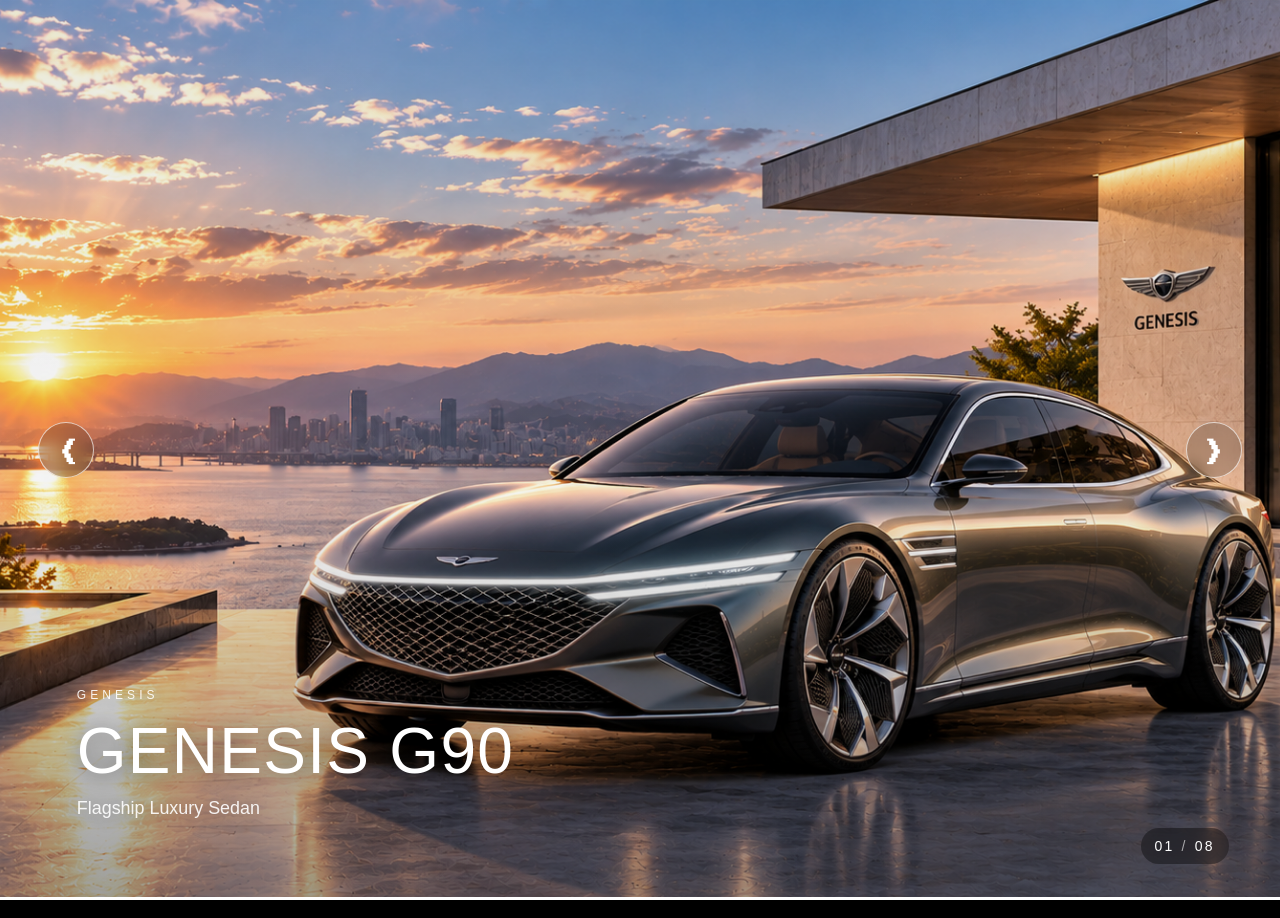
<file: index.html>
<!DOCTYPE html>
<html lang="ko">
<head>
  <meta charset="UTF-8">
  <meta name="viewport" content="width=device-width, initial-scale=1.0, viewport-fit=cover">
  <meta name="author" content="Moon Seon Jong">
  <meta name="description" content="제네시스 풀스크린 자동재생 이미지 캐러셀 프로젝트">
  <title>GENESIS | 제네시스 | 문선종 | 클론</title>
  <link rel="stylesheet" href="./css/reset.css">
  <link rel="stylesheet" href="./css/style.css">
</head>
<body>
  <main class="carousel" id="carousel" aria-label="제네시스 메인 슬라이드">
    <div class="track" id="track"></div>

    <button class="nav prev" id="prevBtn" aria-label="이전 슬라이드">&#10094;</button>
    <button class="nav next" id="nextBtn" aria-label="다음 슬라이드">&#10095;</button>

    <div class="status" aria-live="polite">
      <span id="current">01</span><span class="divider">/</span><span>08</span>
    </div>
    <div class="progress"><span id="progressBar"></span></div>
  </main>

  <script src="./js/script.js"></script>
</body>
</html>`
</file>
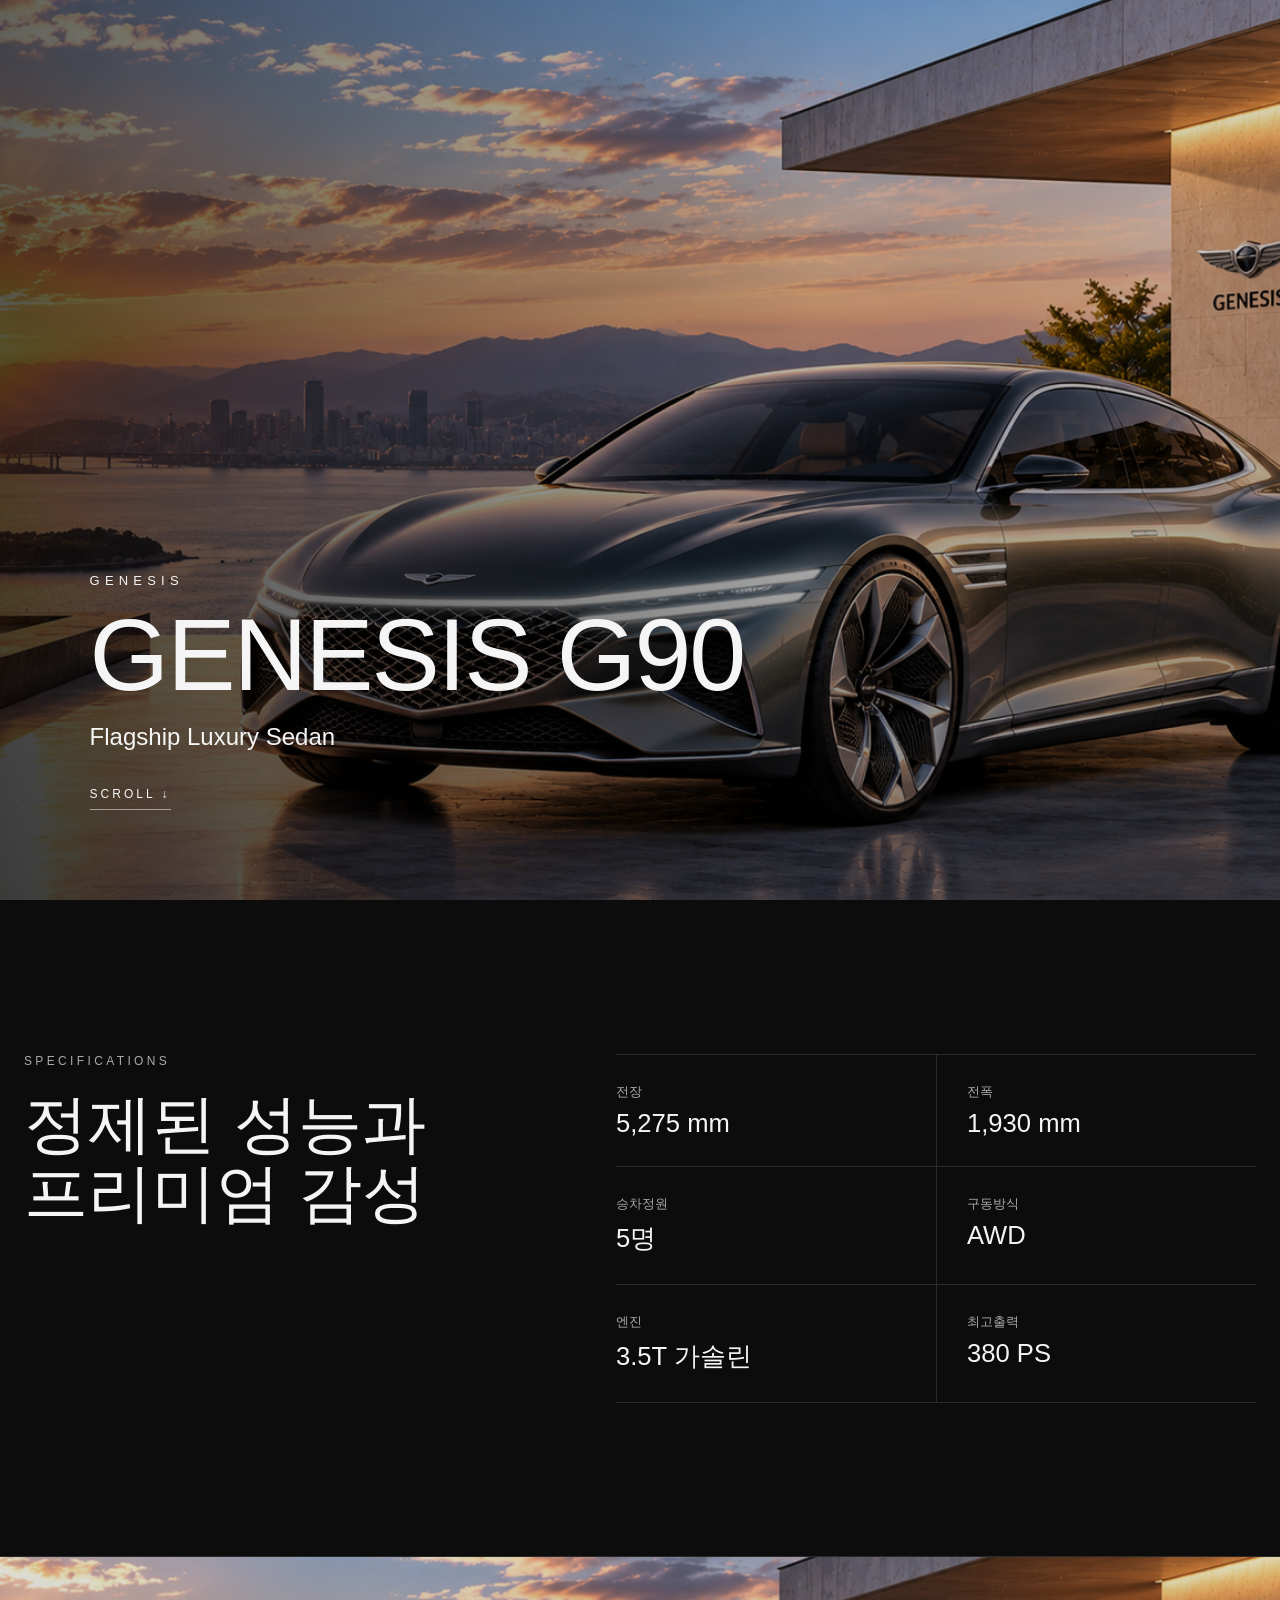
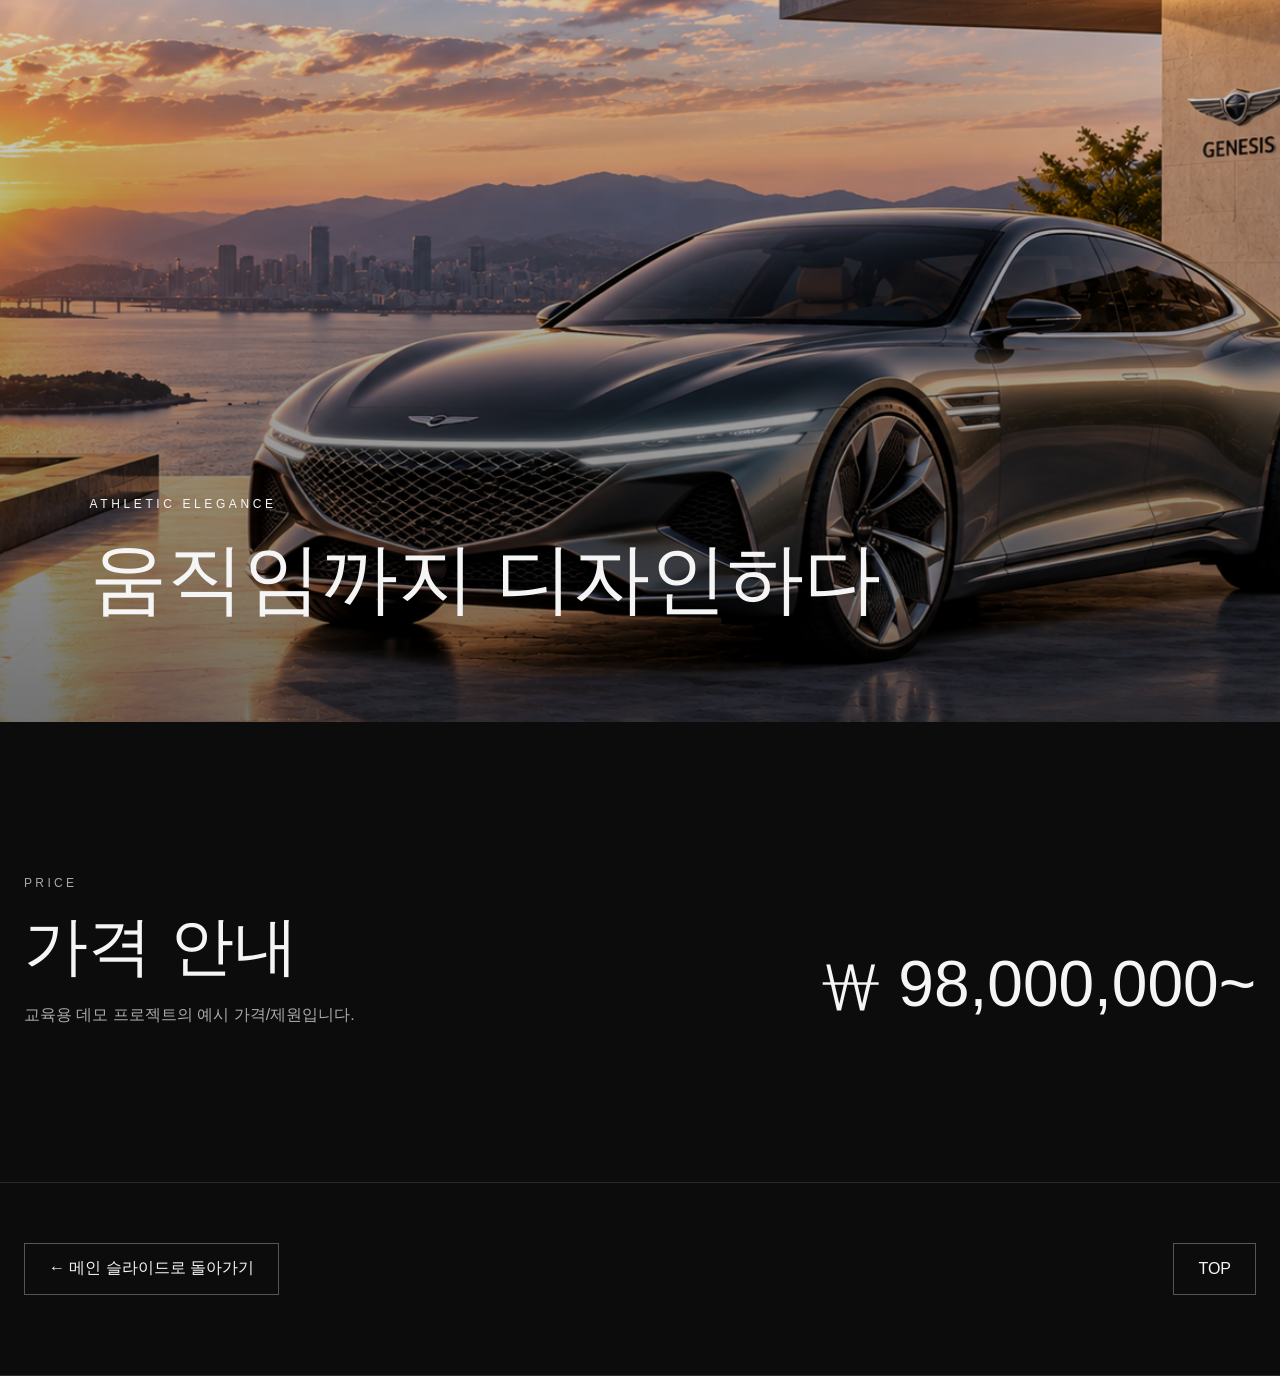
<file: landing.html>
<!DOCTYPE html>
<html lang="ko">
<head>
  <meta charset="UTF-8">
  <meta name="viewport" content="width=device-width, initial-scale=1.0">
  <meta name="author" content="Moon Seon Jong">
  <title>GENESIS | 제네시스 | 문선종 | 다운받기 | 업로드</title>
  <link rel="stylesheet" href="./css/reset.css">
  <link rel="stylesheet" href="./css/landing.css">
</head>
<body>
  <header class="hero" id="top">
    <div class="hero-bg" id="heroBg"></div>
    <div class="hero-overlay"></div>
    <div class="hero-content">
      <span class="brand">GENESIS</span>
      <h1 id="modelTitle">GENESIS</h1>
      <p id="modelSub">Luxury in motion</p>
      <a class="scroll-down" href="#specs">SCROLL ↓</a>
    </div>
  </header>

  <main>
    <section class="section intro reveal" id="specs">
      <div class="inner two-col">
        <div>
          <p class="kicker">SPECIFICATIONS</p>
          <h2>정제된 성능과<br>프리미엄 감성</h2>
        </div>
        <div class="spec-grid" id="specGrid"></div>
      </div>
    </section>

    <section class="parallax-section reveal" id="parallaxSection">
      <div class="parallax-image" id="parallaxImage"></div>
      <div class="parallax-copy">
        <span>ATHLETIC ELEGANCE</span>
        <h2>움직임까지 디자인하다</h2>
      </div>
    </section>

    <section class="section price reveal">
      <div class="inner price-card">
        <div>
          <p class="kicker">PRICE</p>
          <h2>가격 안내</h2>
          <p class="note">교육용 데모 프로젝트의 예시 가격/제원입니다.</p>
        </div>
        <strong id="modelPrice">₩ 0</strong>
      </div>
    </section>

    <section class="section actions reveal">
      <div class="inner action-row">
        <a class="back-btn" href="./index.html">← 메인 슬라이드로 돌아가기</a>
        <a class="top-link" href="#top">TOP</a>
      </div>
    </section>
  </main>

  <button id="goTop" class="go-top" aria-label="맨 위로 이동">↑</button>

  <script src="./js/landing.js"></script>
</body>
</html>
</file>
<file: css/style.css>
@import url('./reset.css');

:root{
  --transition: .5s;
  --ink: #fff;
  --glass: rgba(0,0,0,.36);
}

html,body{width:100%;height:100%;overflow:hidden;background:#000}
body{-webkit-tap-highlight-color:transparent;user-select:none}

.carousel{position:relative;width:100vw;height:100dvh;min-height:100vh;overflow:hidden;background:#000;touch-action:pan-y}
.track{height:100%;display:flex;will-change:transform;transition:transform var(--transition) cubic-bezier(.22,.61,.36,1)}
.slide{position:relative;flex:0 0 100vw;width:100vw;height:100%;overflow:hidden;background:#111;cursor:grab}
.slide:active{cursor:grabbing}
.slide img{width:100%;height:100%;object-fit:cover;pointer-events:none;-webkit-user-drag:none}
.slide::after{content:"";position:absolute;inset:0;background:linear-gradient(180deg,rgba(0,0,0,.08),rgba(0,0,0,.04) 55%,rgba(0,0,0,.38));pointer-events:none}
.slide-copy{position:absolute;left:clamp(24px,6vw,110px);bottom:clamp(48px,9vh,120px);z-index:2;color:var(--ink);text-shadow:0 2px 20px rgba(0,0,0,.45);pointer-events:none}
.slide-copy .eyebrow{font-size:12px;letter-spacing:.34em;margin-bottom:12px;opacity:.9}
.slide-copy h2{font-size:clamp(34px,5vw,72px);font-weight:500;letter-spacing:.02em}
.slide-copy p{margin-top:10px;font-size:clamp(13px,1.4vw,18px);opacity:.9}

.nav{position:absolute;top:50%;z-index:5;transform:translateY(-50%);width:56px;height:56px;border:1px solid rgba(255,255,255,.65);border-radius:50%;background:rgba(0,0,0,.18);backdrop-filter:blur(8px);color:#fff;font-size:34px;display:grid;place-items:center;transition:.25s ease}
.nav:hover{background:rgba(255,255,255,.16);transform:translateY(-50%) scale(1.05)}
.nav:focus-visible{outline:2px solid #fff;outline-offset:4px}
.prev{left:clamp(14px,3vw,48px)}
.next{right:clamp(14px,3vw,48px)}

.status{position:absolute;right:clamp(20px,4vw,64px);bottom:clamp(24px,4vh,48px);z-index:5;color:#fff;font-size:14px;letter-spacing:.16em;padding:10px 14px;background:var(--glass);border-radius:999px;backdrop-filter:blur(8px)}
.status .divider{margin:0 7px;opacity:.6}
.progress{position:absolute;left:0;bottom:0;width:100%;height:3px;background:rgba(255,255,255,.18);z-index:6}
.progress span{display:block;width:0;height:100%;background:#fff}
.progress span.running{animation:progress 4s linear forwards}
@keyframes progress{from{width:0}to{width:100%}}

@media (max-width: 767px){
  .nav{width:44px;height:44px;font-size:28px}
  .slide-copy{left:24px;right:24px;bottom:70px}
  .slide-copy p{max-width:80%}
  .status{right:16px;bottom:18px;font-size:12px}
}

@media (prefers-reduced-motion:reduce){
  .track{transition:none}
  .progress span.running{animation:none}
}
</file>
<file: css/landing.css>
@import url('./reset.css');
:root{--bg:#0c0c0c;--fg:#f5f5f5;--muted:#aaa;--line:#2a2a2a}
html{scroll-behavior:smooth}
body{background:var(--bg);color:var(--fg);overflow-x:hidden}
.hero{position:relative;width:100%;height:100dvh;min-height:680px;overflow:hidden}
.hero-bg{position:absolute;inset:-8%;background-position:center;background-size:cover;transform:scale(1.06);transition:transform 2.4s cubic-bezier(.2,.7,.2,1)}
.hero.loaded .hero-bg{transform:scale(1)}
.hero-overlay{position:absolute;inset:0;background:linear-gradient(90deg,rgba(0,0,0,.58),rgba(0,0,0,.04) 65%),linear-gradient(180deg,rgba(0,0,0,.08),rgba(0,0,0,.45))}
.hero-content{position:absolute;left:clamp(24px,7vw,130px);bottom:clamp(60px,10vh,130px);z-index:2;max-width:760px}
.brand{display:block;font-size:13px;letter-spacing:.4em;margin-bottom:18px;opacity:0;transform:translateY(20px);animation:rise .9s .2s forwards}
.hero h1{font-size:clamp(46px,8vw,112px);font-weight:500;letter-spacing:-.02em;line-height:.95;opacity:0;transform:translateY(50px);animation:rise 1.2s .35s forwards}
.hero p{font-size:clamp(16px,2vw,24px);margin-top:20px;opacity:0;transform:translateY(24px);animation:rise 1s .8s forwards}
.scroll-down{display:inline-block;margin-top:36px;padding-bottom:8px;border-bottom:1px solid rgba(255,255,255,.5);font-size:12px;letter-spacing:.25em;opacity:0;animation:fade 1s 1.15s forwards}
@keyframes rise{to{opacity:1;transform:translateY(0)}}
@keyframes fade{to{opacity:1}}

.section{padding:clamp(90px,12vw,180px) 0;border-bottom:1px solid var(--line)}
.inner{width:min(1280px,calc(100% - 48px));margin:0 auto}
.two-col{display:grid;grid-template-columns:1fr 1.25fr;gap:80px;align-items:start}
.kicker{font-size:12px;letter-spacing:.28em;color:#aaa;margin-bottom:22px}
.section h2{font-size:clamp(36px,5vw,68px);font-weight:500;line-height:1.08}
.spec-grid{display:grid;grid-template-columns:repeat(2,1fr);border-top:1px solid var(--line)}
.spec{padding:28px 0;border-bottom:1px solid var(--line)}
.spec:nth-child(odd){padding-right:30px}
.spec:nth-child(even){padding-left:30px;border-left:1px solid var(--line)}
.spec span{display:block;color:var(--muted);font-size:13px;margin-bottom:8px}
.spec strong{font-size:clamp(20px,2vw,30px);font-weight:500}

.parallax-section{position:relative;height:85vh;min-height:620px;overflow:hidden}
.parallax-image{position:absolute;inset:-12% 0;background-position:center;background-size:cover;transform:translateY(0);transition:transform 2.2s cubic-bezier(.2,.7,.2,1);will-change:transform}
.parallax-section::after{content:"";position:absolute;inset:0;background:linear-gradient(180deg,rgba(0,0,0,.12),rgba(0,0,0,.55))}
.parallax-copy{position:absolute;z-index:2;left:clamp(24px,7vw,130px);bottom:clamp(60px,10vh,120px)}
.parallax-copy span{font-size:12px;letter-spacing:.3em}
.parallax-copy h2{margin-top:16px;font-size:clamp(40px,6vw,82px);font-weight:500}

.price-card{display:flex;justify-content:space-between;gap:50px;align-items:end}
.price-card strong{font-size:clamp(38px,5vw,76px);font-weight:500;white-space:nowrap}
.note{color:var(--muted);margin-top:20px;line-height:1.7}
.actions{padding-top:60px;padding-bottom:80px}
.action-row{display:flex;justify-content:space-between;align-items:center;gap:20px}
.back-btn,.top-link{display:inline-flex;align-items:center;justify-content:center;min-height:52px;padding:0 24px;border:1px solid #555;transition:.25s}
.back-btn:hover,.top-link:hover{background:#fff;color:#000;border-color:#fff}
.go-top{position:fixed;right:24px;bottom:24px;z-index:20;width:52px;height:52px;border-radius:50%;background:#fff;color:#000;font-size:22px;opacity:0;visibility:hidden;transform:translateY(10px);transition:.3s}
.go-top.show{opacity:1;visibility:visible;transform:none}
.reveal{opacity:0;transform:translateY(50px);transition:opacity 1.1s ease,transform 1.1s ease}
.reveal.on{opacity:1;transform:none}

@media(max-width:800px){
  .hero{min-height:560px}
  .two-col{grid-template-columns:1fr;gap:48px}
  .spec-grid{grid-template-columns:1fr}
  .spec:nth-child(odd),.spec:nth-child(even){padding-left:0;padding-right:0;border-left:0}
  .price-card{align-items:flex-start;flex-direction:column}
  .action-row{flex-direction:column;align-items:stretch}
  .back-btn,.top-link{width:100%}
  .parallax-section{height:70vh;min-height:520px}
}

@media(prefers-reduced-motion:reduce){
  *,*::before,*::after{scroll-behavior:auto!important;animation-duration:.01ms!important;transition-duration:.01ms!important}
}
</file>
